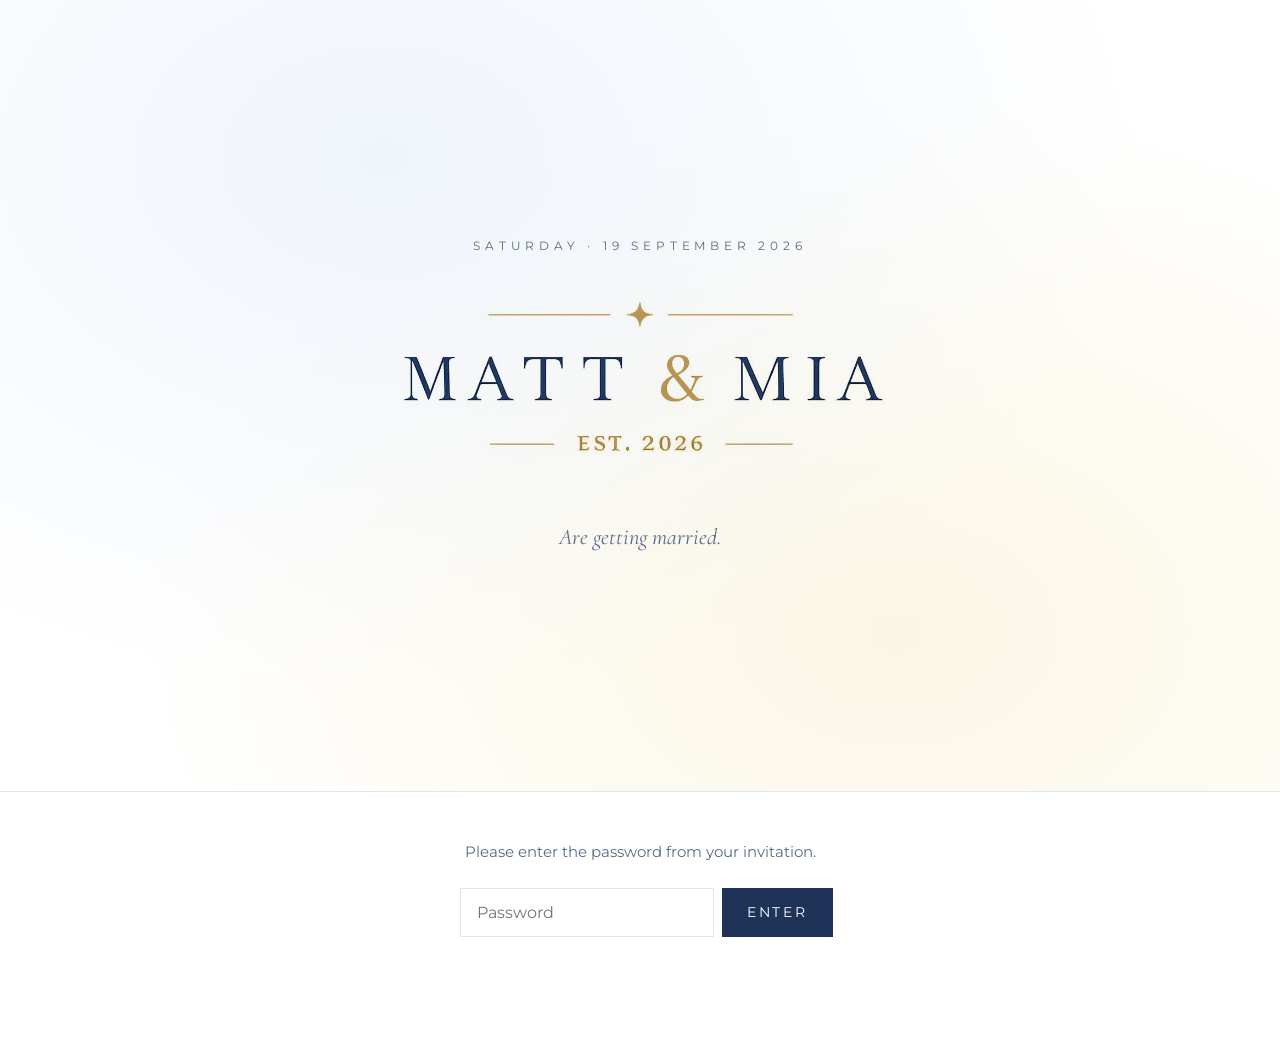
<file: index.html>
<!DOCTYPE html>
<html lang="en">
<head>
    <meta charset="UTF-8" />
    <meta name="viewport" content="width=device-width, initial-scale=1.0" />
    <meta name="robots" content="noindex, nofollow" />
    <title>Matt &amp; Mia</title>
    <link rel="icon" href="/favicon.ico" sizes="any" />
    <link rel="apple-touch-icon" href="/apple-touch-icon.png" />
    <link rel="preconnect" href="https://fonts.googleapis.com" />
    <link rel="preconnect" href="https://fonts.gstatic.com" crossorigin />
    <link href="https://fonts.googleapis.com/css2?family=Cormorant+Garamond:ital,wght@0,300;0,400;0,500;0,600;1,400&family=Montserrat:wght@300;400;500;600&display=swap" rel="stylesheet" />
    <link rel="stylesheet" href="styles.css" />
</head>
<body class="body--gate">

    <header class="hero hero--gate">
        <div class="hero__inner">
            <p class="hero__date">Saturday · 19 September 2026</p>
            <img class="hero__logo" src="logo.png" alt="Matt &amp; Mia — Est. 2026" width="1020" height="380">
            <p class="hero__location">Are getting married.</p>
        </div>
    </header>

    <section class="gate gate--below" aria-label="Password gate">
        <div class="gate__inner">
            <p class="gate__hint">Please enter the password from your invitation.</p>
            <form id="gate-form" class="gate__form" autocomplete="off">
                <label class="visually-hidden" for="gate-input">Password</label>
                <input
                    id="gate-input"
                    name="password"
                    type="password"
                    placeholder="Password"
                    autocapitalize="off"
                    autocorrect="off"
                    spellcheck="false"
                    required
                />
                <button type="submit">Enter</button>
            </form>
            <p id="gate-error" class="gate__error" role="alert" aria-live="polite"></p>
        </div>
    </section>

    <script src="gate.js"></script>
</body>
</html>
</file>
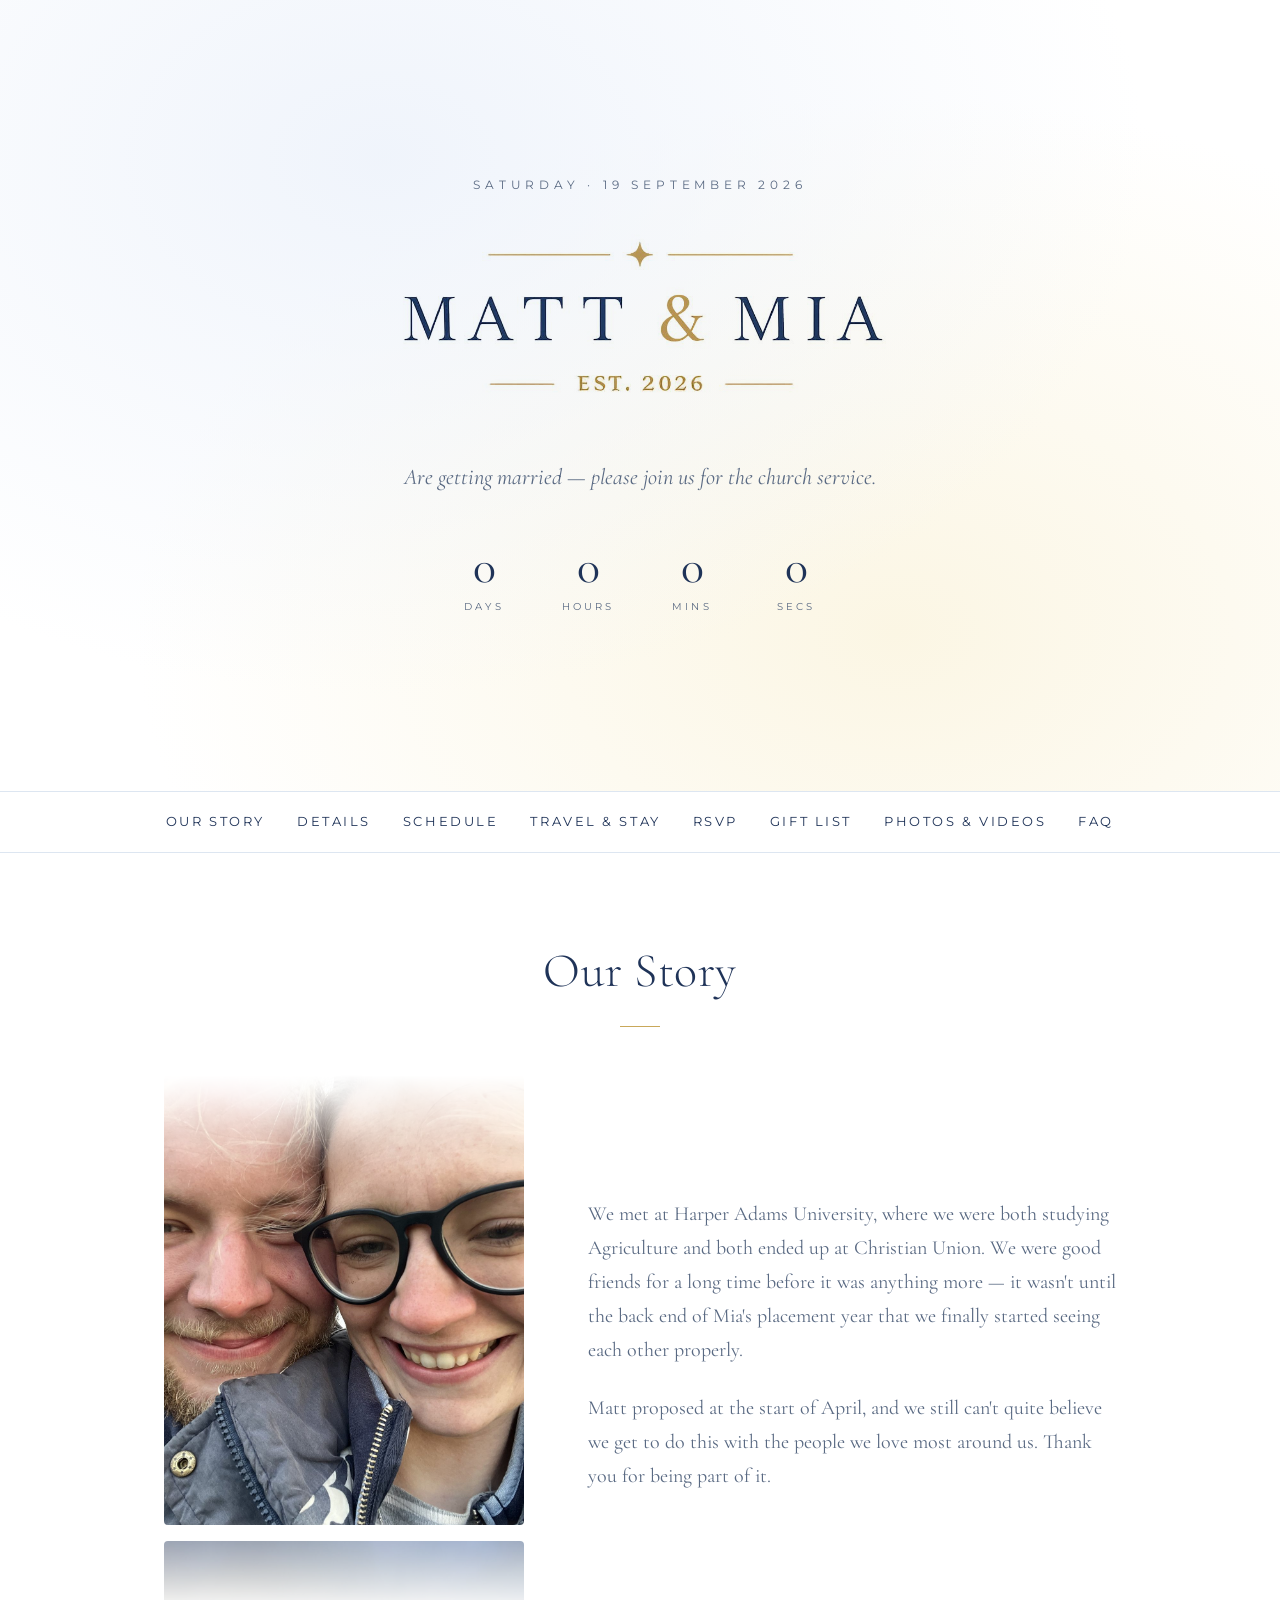
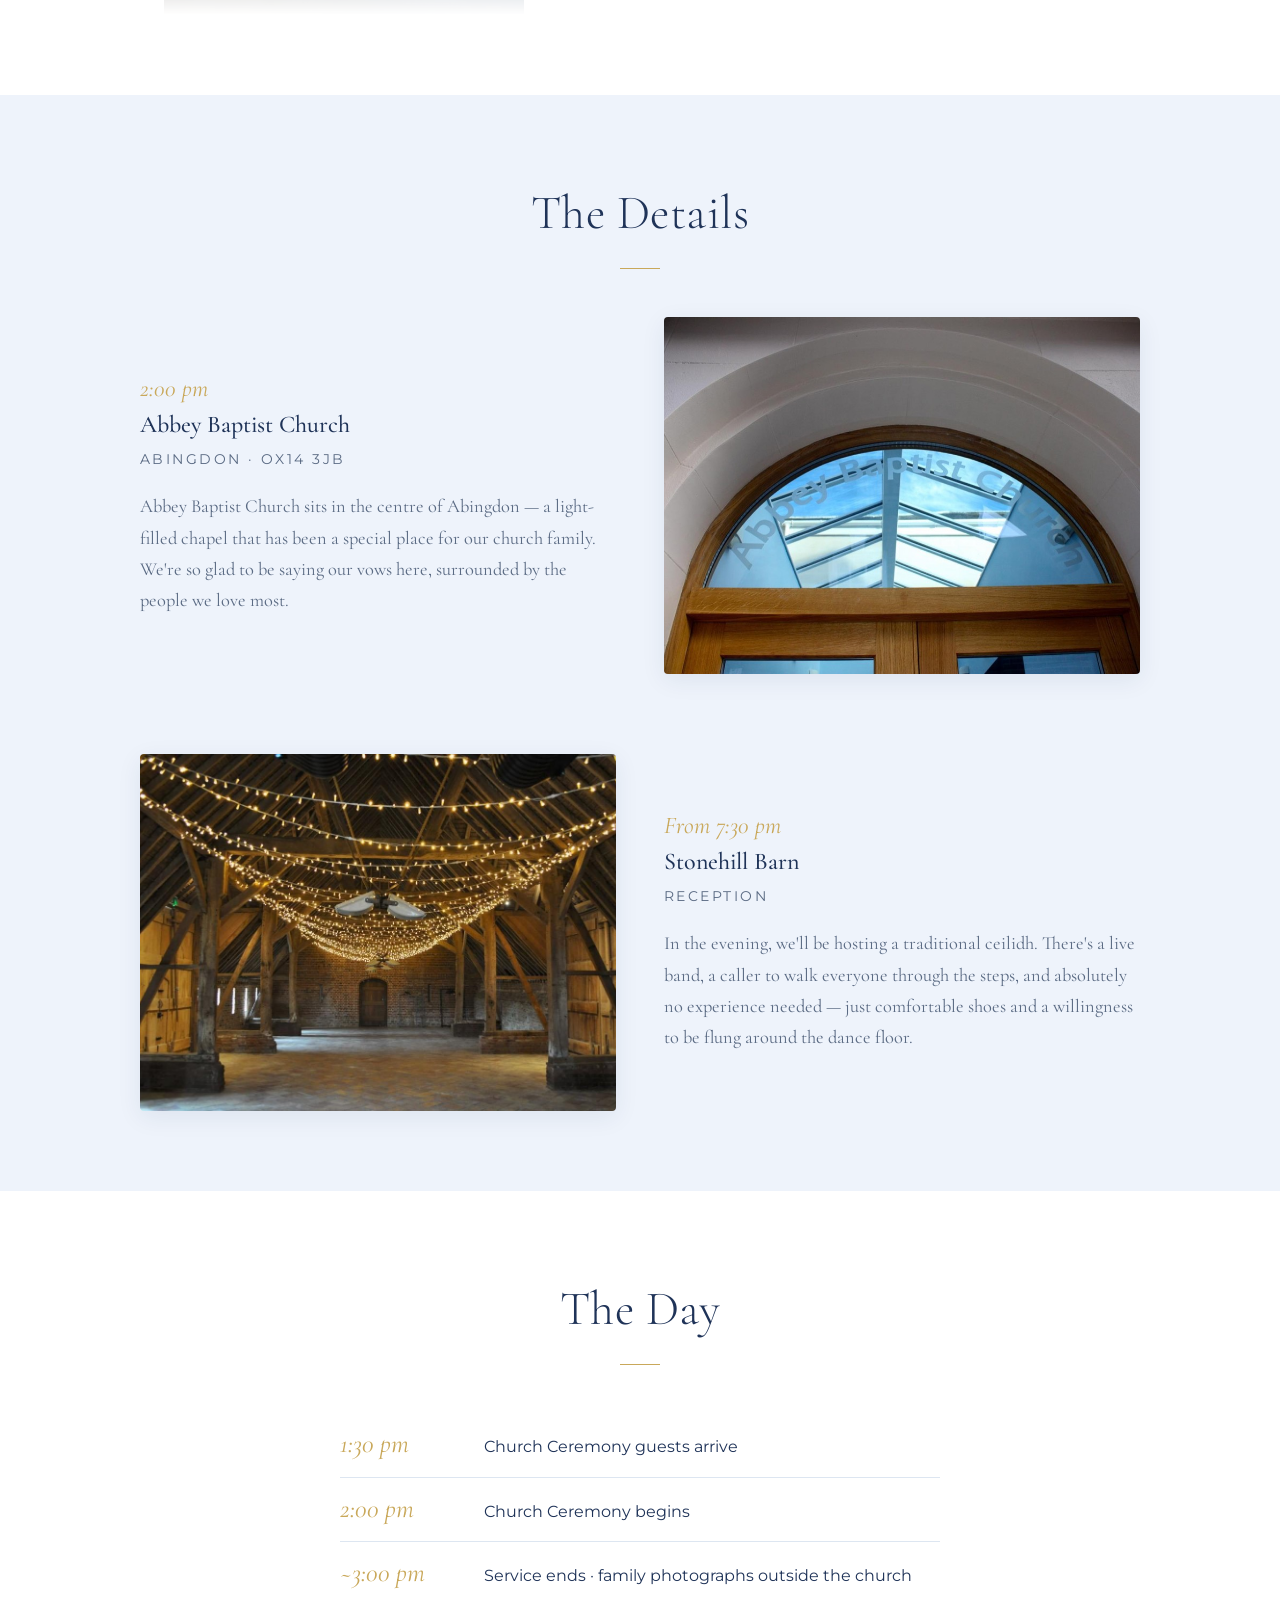
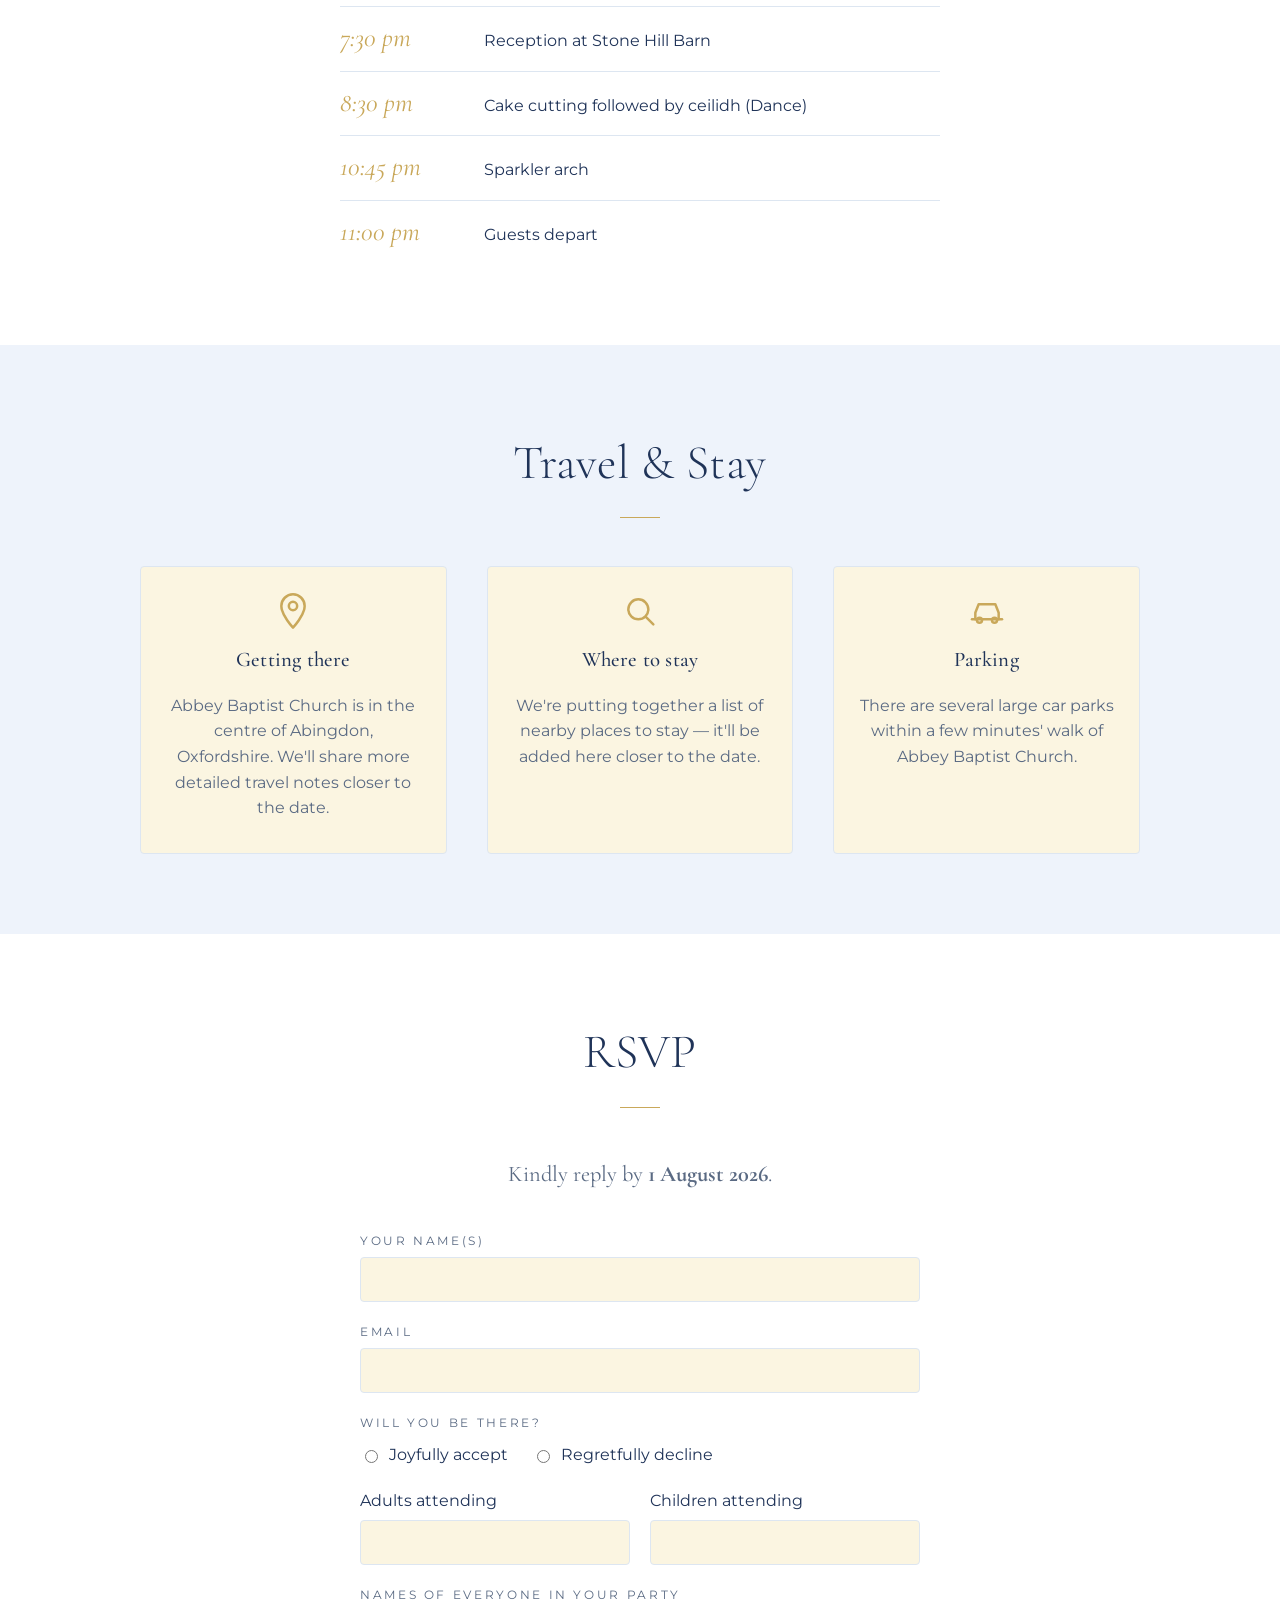
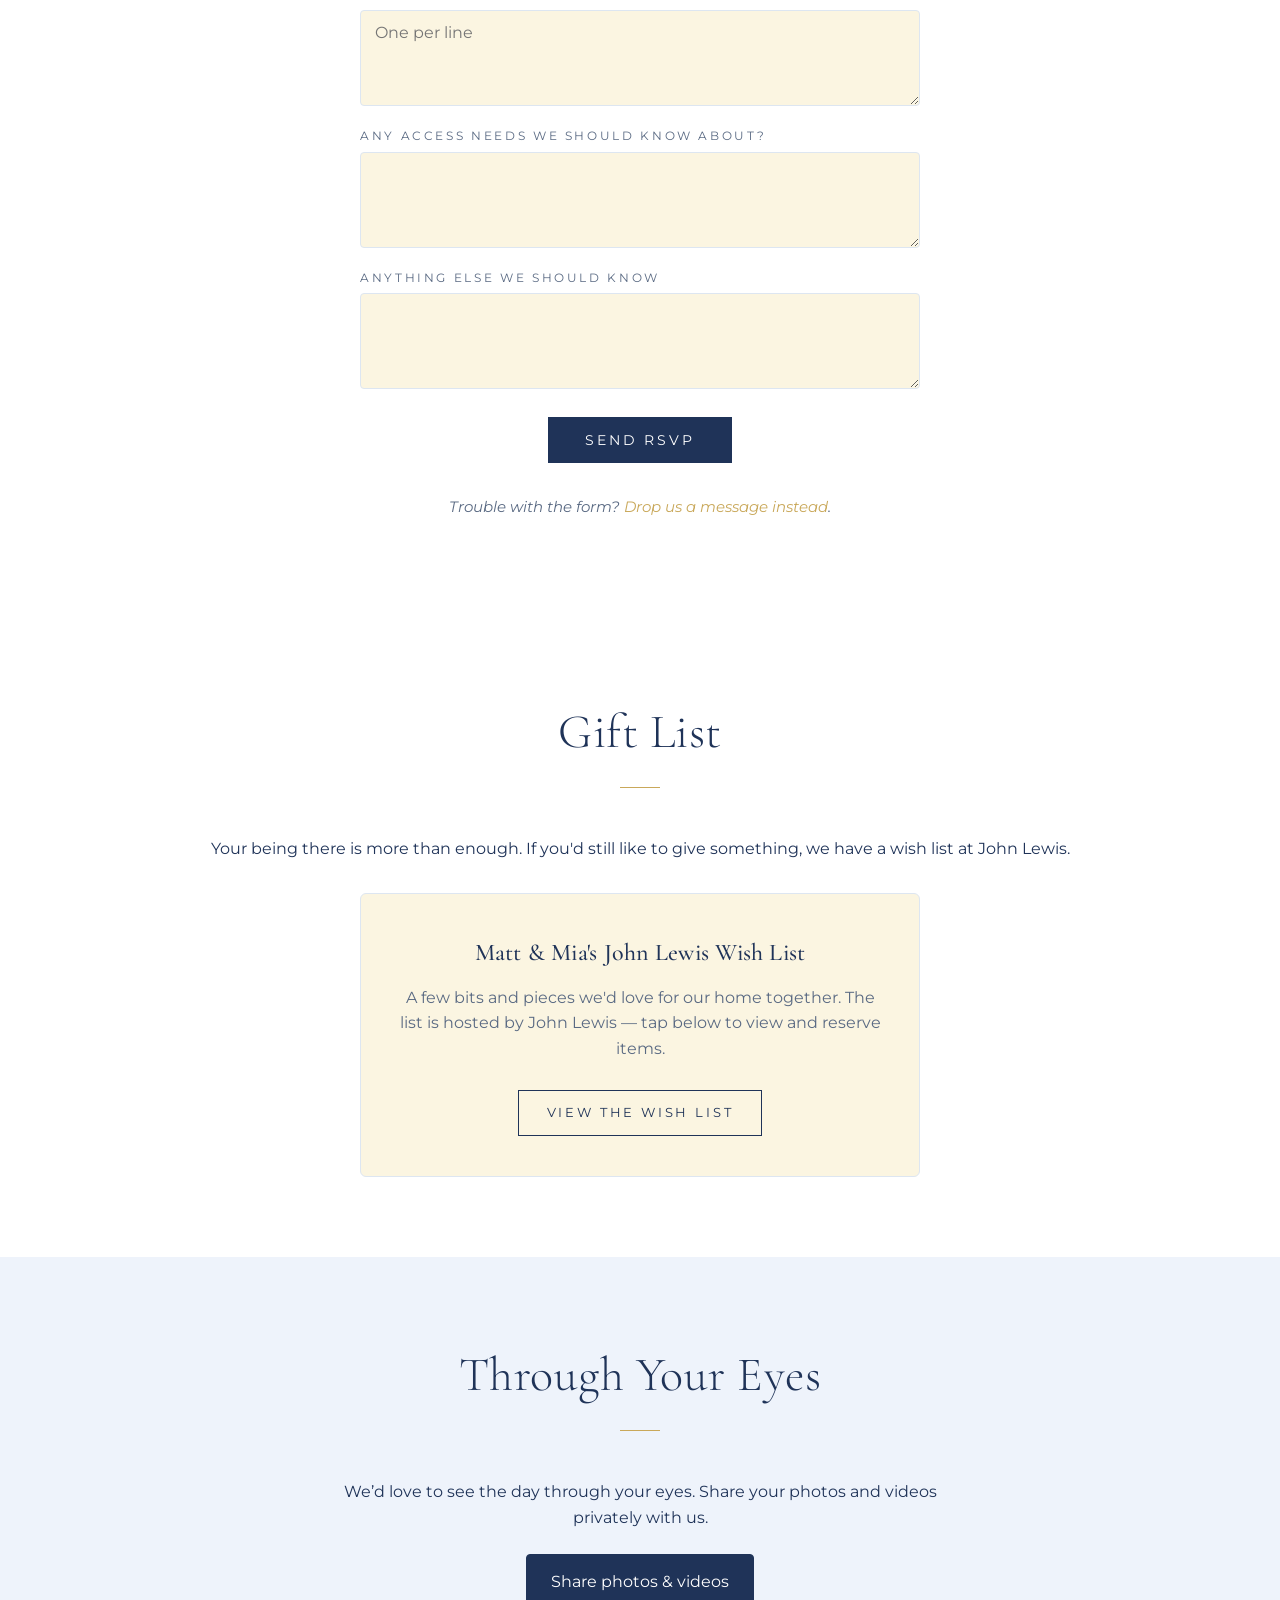
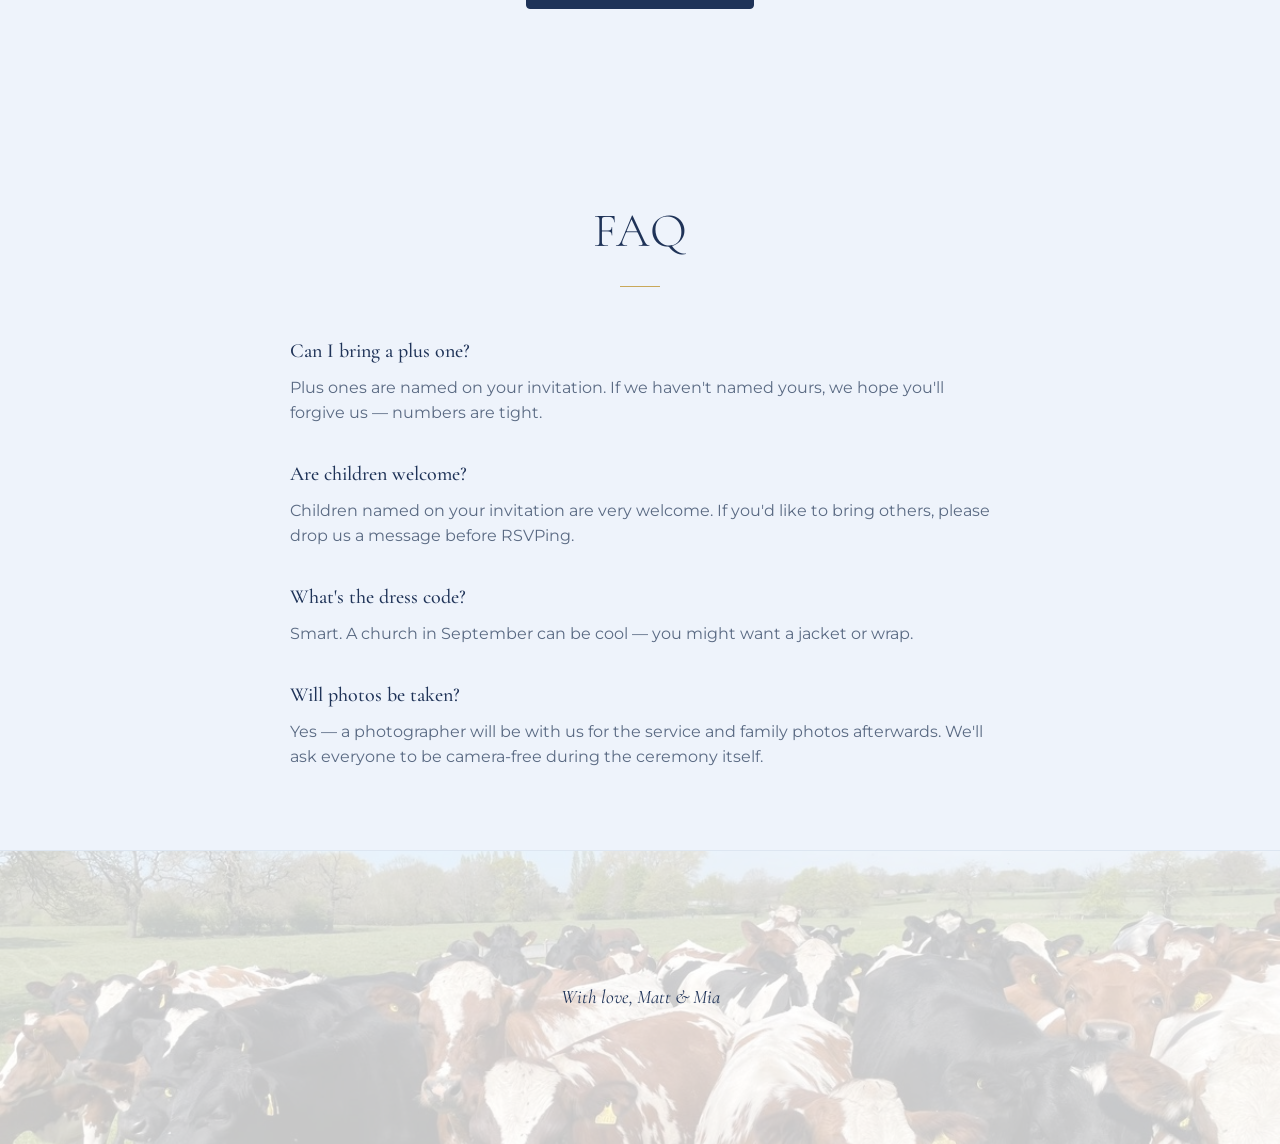
<file: ceremony.html>
<!DOCTYPE html>
<html lang="en">
<head>
    <meta charset="UTF-8" />
    <meta name="viewport" content="width=device-width, initial-scale=1.0" />
    <meta name="robots" content="noindex, nofollow" />
    <title>Matt &amp; Mia — The Ceremony</title>
    <link rel="icon" href="/favicon.ico" sizes="any" />
    <link rel="apple-touch-icon" href="/apple-touch-icon.png" />
    <link rel="preconnect" href="https://fonts.googleapis.com" />
    <link rel="preconnect" href="https://fonts.gstatic.com" crossorigin />
    <link href="https://fonts.googleapis.com/css2?family=Cormorant+Garamond:ital,wght@0,300;0,400;0,500;0,600;1,400&family=Montserrat:wght@300;400;500;600&display=swap" rel="stylesheet" />
    <link rel="stylesheet" href="styles.css" />
</head>
<body>

    <header class="hero">
        <div class="hero__inner">
            <p class="hero__date">Saturday · 19 September 2026</p>
            <img class="hero__logo" src="logo.png" alt="Matt &amp; Mia — Est. 2026" width="1020" height="380">
            <p class="hero__location">Are getting married &mdash; please join us for the church service.</p>

            <div class="countdown" id="countdown" data-date="2026-09-19T14:00:00" aria-label="Countdown to the ceremony">
                <div><strong id="cd-days">—</strong><span>days</span></div>
                <div><strong id="cd-hours">—</strong><span>hours</span></div>
                <div><strong id="cd-mins">—</strong><span>mins</span></div>
                <div><strong id="cd-secs">—</strong><span>secs</span></div>
            </div>
        </div>
    </header>

    <nav class="nav">
        <a href="#story">Our Story</a>
        <a href="#details">Details</a>
        <a href="#schedule">Schedule</a>
        <a href="#travel">Travel &amp; Stay</a>
        <a href="#rsvp">RSVP</a>
        <a href="#gift-list">Gift List</a>
        <a href="/photos">Photos &amp; Videos</a>
        <a href="#faq">FAQ</a>
    </nav>

    <section id="story" class="section">
        <h2>Our Story</h2>
        <div class="story-grid">
            <div class="story-marquee" aria-label="Photos of Matt and Mia">
                <div class="story-marquee__track">
                    <img src="story/01.jpg" alt="Matt and Mia" />
                    <img src="story/02.jpg" alt="" loading="lazy" />
                    <img src="story/03.jpg" alt="" loading="lazy" />
                    <img src="story/04.jpg" alt="" loading="lazy" />
                    <img src="story/05.jpg" alt="" loading="lazy" />
                    <img src="story/01.jpg" alt="" aria-hidden="true" loading="lazy" />
                    <img src="story/02.jpg" alt="" aria-hidden="true" loading="lazy" />
                    <img src="story/03.jpg" alt="" aria-hidden="true" loading="lazy" />
                    <img src="story/04.jpg" alt="" aria-hidden="true" loading="lazy" />
                    <img src="story/05.jpg" alt="" aria-hidden="true" loading="lazy" />
                </div>
            </div>
            <div class="story">
                <p>We met at Harper Adams University, where we were both studying Agriculture and both ended up at Christian Union. We were good friends for a long time before it was anything more &mdash; it wasn't until the back end of Mia's placement year that we finally started seeing each other properly.</p>
                <p>Matt proposed at the start of April, and we still can't quite believe we get to do this with the people we love most around us. Thank you for being part of it.</p>
            </div>
        </div>
    </section>

    <section id="details" class="section section--alt">
        <h2>The Details</h2>
        <div class="details-blocks">
            <div class="details-block">
                <div class="details-block__text">
                    <p class="details-block__time">2:00 pm</p>
                    <p class="details-block__venue">Abbey Baptist Church</p>
                    <p class="details-block__address">Abingdon &middot; OX14 3JB</p>
                    <p>Abbey Baptist Church sits in the centre of Abingdon &mdash; a light-filled chapel that has been a special place for our church family. We're so glad to be saying our vows here, surrounded by the people we love most.</p>
                </div>
                <div class="details-block__photo">
                    <img src="story/09.jpg" alt="Abbey Baptist Church" loading="lazy" />
                </div>
            </div>
            <div class="details-block">
                <div class="details-block__text">
                    <p class="details-block__time">From 7:30 pm</p>
                    <p class="details-block__venue">Stonehill Barn</p>
                    <p class="details-block__address">Reception</p>
                    <p>In the evening, we'll be hosting a traditional ceilidh. There's a live band, a caller to walk everyone through the steps, and absolutely no experience needed &mdash; just comfortable shoes and a willingness to be flung around the dance floor.</p>
                </div>
                <div class="details-block__photo">
                    <img src="story/06.jpg" alt="Stonehill Barn interior with string lights" loading="lazy" />
                </div>
            </div>
        </div>
    </section>

    <section id="schedule" class="section">
        <h2>The Day</h2>
        <ol class="schedule">
            <li><span class="schedule__time">1:30 pm</span><span class="schedule__event">Church Ceremony guests arrive</span></li>
            <li><span class="schedule__time">2:00 pm</span><span class="schedule__event">Church Ceremony begins</span></li>
            <li><span class="schedule__time">~3:00 pm</span><span class="schedule__event">Service ends &middot; family photographs outside the church</span></li>
            <li><span class="schedule__time">7:30 pm</span><span class="schedule__event">Reception at Stone Hill Barn</span></li>
            <li><span class="schedule__time">8:30 pm</span><span class="schedule__event">Cake cutting followed by ceilidh (Dance)</span></li>
            <li><span class="schedule__time">10:45 pm</span><span class="schedule__event">Sparkler arch</span></li>
            <li><span class="schedule__time">11:00 pm</span><span class="schedule__event">Guests depart</span></li>
        </ol>
    </section>

    <section id="travel" class="section section--alt">
        <h2>Travel &amp; Stay</h2>
        <div class="travel">
            <article>
                <div class="travel__icon" aria-hidden="true">
                    <svg viewBox="0 0 24 24" fill="none" stroke="currentColor" stroke-width="1.5" stroke-linecap="round" stroke-linejoin="round"><path d="M12 22s7-7.5 7-13a7 7 0 1 0-14 0c0 5.5 7 13 7 13z"/><circle cx="12" cy="9" r="2.5"/></svg>
                </div>
                <h3>Getting there</h3>
                <p>Abbey Baptist Church is in the centre of Abingdon, Oxfordshire. We'll share more detailed travel notes closer to the date.</p>
            </article>
            <article>
                <div class="travel__icon" aria-hidden="true">
                    <svg viewBox="0 0 24 24" fill="none" stroke="currentColor" stroke-width="1.5" stroke-linecap="round" stroke-linejoin="round"><circle cx="11" cy="11" r="6"/><line x1="20" y1="20" x2="15.5" y2="15.5"/></svg>
                </div>
                <h3>Where to stay</h3>
                <p>We're putting together a list of nearby places to stay &mdash; it'll be added here closer to the date.</p>
            </article>
            <article>
                <div class="travel__icon" aria-hidden="true">
                    <svg viewBox="0 0 24 24" fill="none" stroke="currentColor" stroke-width="1.5" stroke-linecap="round" stroke-linejoin="round"><path d="M5 17v-4l2-5h10l2 5v4"/><path d="M3 17h18"/><circle cx="7.5" cy="17.5" r="1.5"/><circle cx="16.5" cy="17.5" r="1.5"/></svg>
                </div>
                <h3>Parking</h3>
                <p>There are several large car parks within a few minutes' walk of Abbey Baptist Church.</p>
            </article>
        </div>
    </section>

    <section id="rsvp" class="section">
        <h2>RSVP</h2>
        <p class="rsvp__lead">Kindly reply by <strong>1 August 2026</strong>.</p>

        <!-- Submissions are relayed via a Cloudflare Pages Function (functions/api/rsvp.js)
             which sends the email through Brevo. -->
        <form class="rsvp-form" action="/api/rsvp" method="POST">
            <input type="hidden" name="_subject" value="Wedding RSVP — ceremony" />
            <input type="text" name="_honey" style="display:none" tabindex="-1" autocomplete="off" />

            <div class="field">
                <label for="rsvp-name">Your name(s)</label>
                <input id="rsvp-name" name="name" type="text" required />
            </div>

            <div class="field">
                <label for="rsvp-email">Email</label>
                <input id="rsvp-email" name="email" type="email" required />
            </div>

            <div class="field">
                <span class="group-label">Will you be there?</span>
                <div class="radio-group">
                    <label><input type="radio" name="attending" value="yes" required /> Joyfully accept</label>
                    <label><input type="radio" name="attending" value="no" /> Regretfully decline</label>
                </div>
            </div>

            <div class="row">
                <div class="field">
                    <label for="rsvp-adults">Adults attending</label>
                    <input id="rsvp-adults" name="adults" type="number" min="0" />
                </div>
                <div class="field">
                    <label for="rsvp-children">Children attending</label>
                    <input id="rsvp-children" name="children" type="number" min="0" />
                </div>
            </div>

            <div class="field">
                <label for="rsvp-party">Names of everyone in your party</label>
                <textarea id="rsvp-party" name="party_names" placeholder="One per line"></textarea>
            </div>

            <div class="field">
                <label for="rsvp-access">Any access needs we should know about?</label>
                <textarea id="rsvp-access" name="access"></textarea>
            </div>

            <div class="field">
                <label for="rsvp-notes">Anything else we should know</label>
                <textarea id="rsvp-notes" name="notes"></textarea>
            </div>

            <button type="submit">Send RSVP</button>
            <p class="rsvp-status" aria-live="polite" hidden></p>
        </form>

        <p class="rsvp__note">Trouble with the form? <a href="mailto:miadallyn24@gmail.com?subject=Wedding%20RSVP">Drop us a message instead</a>.</p>
    </section>

    <section id="gift-list" class="section">
        <h2>Gift List</h2>
        <p>Your being there is more than enough. If you'd still like to give something, we have a wish list at John Lewis.</p>
        <div class="gift-card">
            <h3>Matt &amp; Mia's John Lewis Wish List</h3>
            <p>A few bits and pieces we'd love for our home together. The list is hosted by John Lewis &mdash; tap below to view and reserve items.</p>
            <a href="https://www.johnlewis.com/wish-list/TTJTKRH" class="gift-button" target="_blank" rel="noopener noreferrer">View the wish list</a>
        </div>
    </section>

    <section id="photos" class="section section--alt">
        <h2>Through Your Eyes</h2>
        <p class="upload-lead">We’d love to see the day through your eyes. Share your photos and videos privately with us.</p>
        <p class="upload-lead"><a href="/photos" class="upload-link">Share photos &amp; videos</a></p>
    </section>

    <section id="faq" class="section section--alt">
        <h2>FAQ</h2>
        <dl class="faq">
            <dt>Can I bring a plus one?</dt>
            <dd>Plus ones are named on your invitation. If we haven't named yours, we hope you'll forgive us &mdash; numbers are tight.</dd>

            <dt>Are children welcome?</dt>
            <dd>Children named on your invitation are very welcome. If you'd like to bring others, please drop us a message before RSVPing.</dd>

            <dt>What's the dress code?</dt>
            <dd>Smart. A church in September can be cool &mdash; you might want a jacket or wrap.</dd>

            <dt>Will photos be taken?</dt>
            <dd>Yes &mdash; a photographer will be with us for the service and family photos afterwards. We'll ask everyone to be camera-free during the ceremony itself.</dd>
        </dl>
    </section>

    <footer class="footer">
        <p>With love, Matt &amp; Mia</p>
    </footer>

    <script src="site.js"></script>
</body>
</html>
</file>
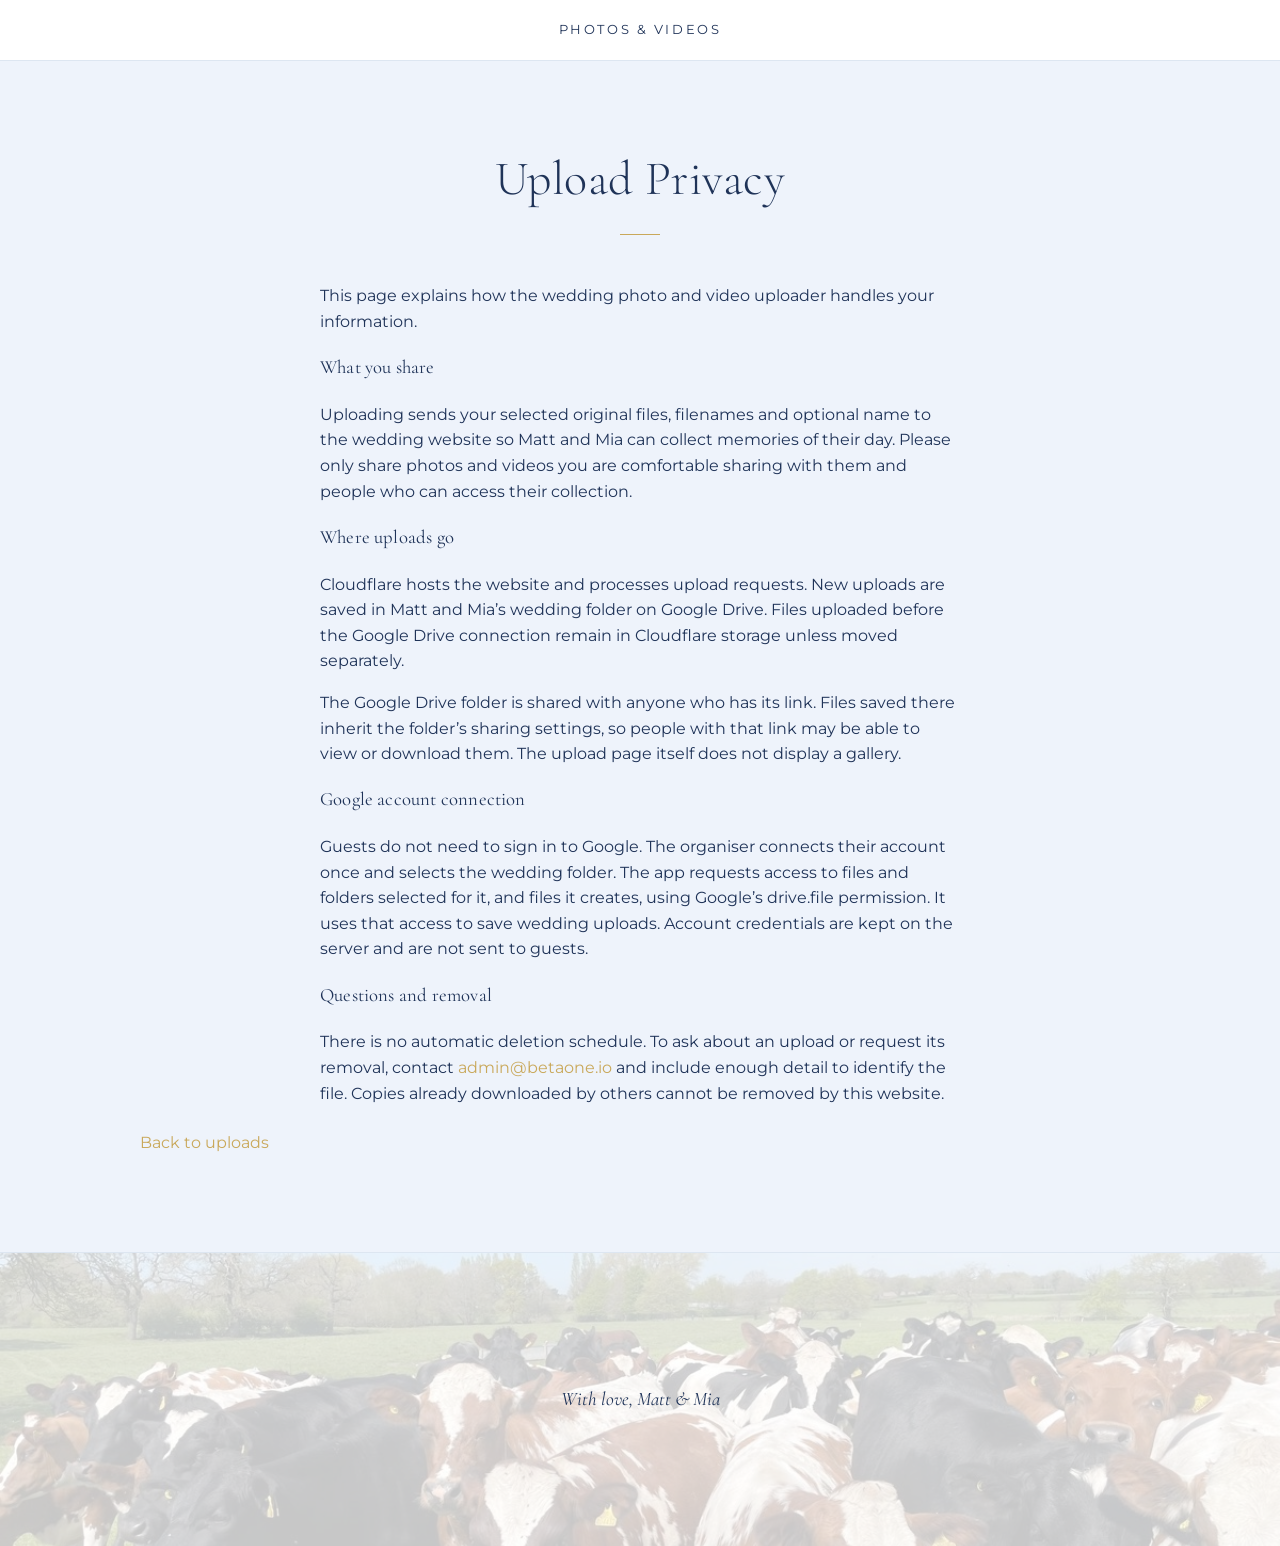
<file: upload-privacy.html>
<!DOCTYPE html>
<html lang="en">
<head>
    <meta charset="UTF-8" />
    <meta name="viewport" content="width=device-width, initial-scale=1.0" />
    <meta name="robots" content="noindex, nofollow" />
    <title>Matt &amp; Mia — Upload Privacy</title>
    <link rel="icon" href="/favicon.ico" sizes="any" />
    <link rel="apple-touch-icon" href="/apple-touch-icon.png" />
    <link rel="preconnect" href="https://fonts.googleapis.com" />
    <link rel="preconnect" href="https://fonts.gstatic.com" crossorigin />
    <link href="https://fonts.googleapis.com/css2?family=Cormorant+Garamond:ital,wght@0,300;0,400;0,500;0,600;1,400&family=Montserrat:wght@300;400;500;600&display=swap" rel="stylesheet" />
    <link rel="stylesheet" href="styles.css" />
</head>
<body>
    <nav class="nav" aria-label="Privacy page navigation"><a href="/photos">Photos &amp; Videos</a></nav>
    <main><section class="section section--alt">
        <h2>Upload Privacy</h2>
        <div class="upload-lead" style="text-align:left">
            <p>This page explains how the wedding photo and video uploader handles your information.</p>
            <h3>What you share</h3>
            <p>Uploading sends your selected original files, filenames and optional name to the wedding website so Matt and Mia can collect memories of their day. Please only share photos and videos you are comfortable sharing with them and people who can access their collection.</p>
            <h3>Where uploads go</h3>
            <p>Cloudflare hosts the website and processes upload requests. New uploads are saved in Matt and Mia’s wedding folder on Google Drive. Files uploaded before the Google Drive connection remain in Cloudflare storage unless moved separately.</p>
            <p>The Google Drive folder is shared with anyone who has its link. Files saved there inherit the folder’s sharing settings, so people with that link may be able to view or download them. The upload page itself does not display a gallery.</p>
            <h3>Google account connection</h3>
            <p>Guests do not need to sign in to Google. The organiser connects their account once and selects the wedding folder. The app requests access to files and folders selected for it, and files it creates, using Google’s drive.file permission. It uses that access to save wedding uploads. Account credentials are kept on the server and are not sent to guests.</p>
            <h3>Questions and removal</h3>
            <p>There is no automatic deletion schedule. To ask about an upload or request its removal, contact <a href="mailto:admin@betaone.io">admin@betaone.io</a> and include enough detail to identify the file. Copies already downloaded by others cannot be removed by this website.</p>
        </div>
        <p><a href="/photos">Back to uploads</a></p>
    </section></main>
    <footer class="footer"><p>With love, Matt &amp; Mia</p></footer>
</body>
</html>
</file>
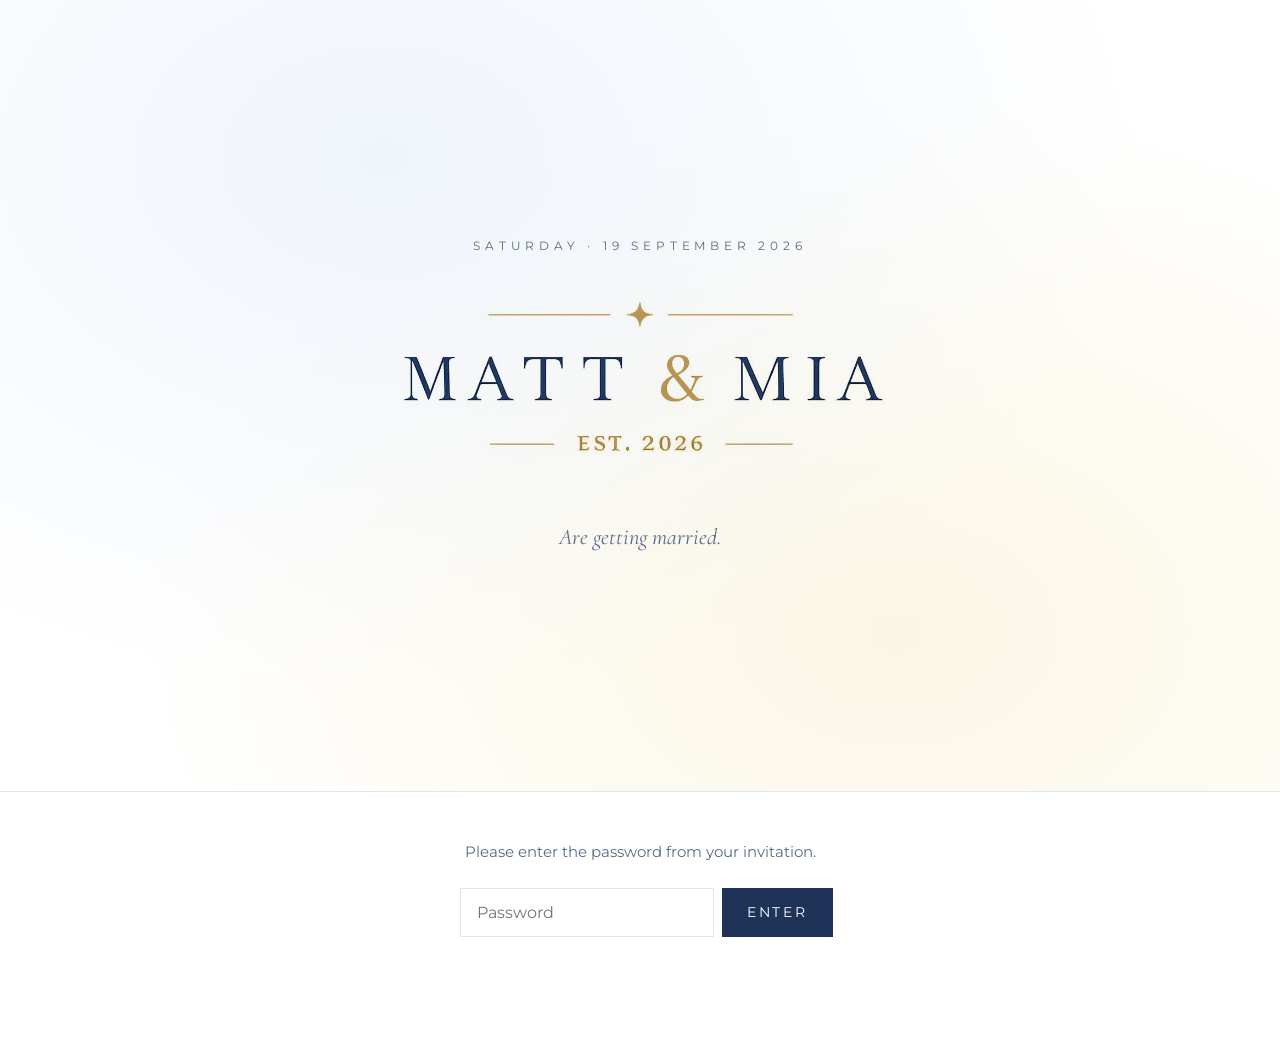
<file: wedding.html>
<!DOCTYPE html>
<html lang="en">
<head>
    <meta charset="UTF-8" />
    <meta name="viewport" content="width=device-width, initial-scale=1.0" />
    <meta name="robots" content="noindex, nofollow" />
    <title>Matt &amp; Mia — The Wedding</title>
    <link rel="icon" href="/favicon.ico" sizes="any" />
    <link rel="apple-touch-icon" href="/apple-touch-icon.png" />
    <link rel="preconnect" href="https://fonts.googleapis.com" />
    <link rel="preconnect" href="https://fonts.gstatic.com" crossorigin />
    <link href="https://fonts.googleapis.com/css2?family=Cormorant+Garamond:ital,wght@0,300;0,400;0,500;0,600;1,400&family=Montserrat:wght@300;400;500;600&display=swap" rel="stylesheet" />
    <link rel="stylesheet" href="styles.css" />
    <script src="guard.js" data-requires="wedding"></script>
</head>
<body>

    <header class="hero">
        <div class="hero__inner">
            <p class="hero__date">Saturday · 19 September 2026</p>
            <img class="hero__logo" src="logo.png" alt="Matt &amp; Mia — Est. 2026" width="1020" height="380">
            <p class="hero__location">Are getting married &mdash; and we'd love you there for all of it.</p>

            <div class="countdown" id="countdown" data-date="2026-09-19T14:00:00" aria-label="Countdown to the wedding">
                <div><strong id="cd-days">—</strong><span>days</span></div>
                <div><strong id="cd-hours">—</strong><span>hours</span></div>
                <div><strong id="cd-mins">—</strong><span>mins</span></div>
                <div><strong id="cd-secs">—</strong><span>secs</span></div>
            </div>
        </div>
    </header>

    <nav class="nav">
        <a href="#story">Our Story</a>
        <a href="#details">Details</a>
        <a href="#schedule">Schedule</a>
        <a href="#travel">Travel &amp; Stay</a>
        <a href="#rsvp">RSVP</a>
        <a href="#gift-list">Gift List</a>
        <a href="/photos">Photos &amp; Videos</a>
        <a href="#faq">FAQ</a>
        <a href="#" data-signout class="nav__signout">Sign out</a>
    </nav>

    <section id="story" class="section">
        <h2>Our Story</h2>
        <div class="story-grid">
            <div class="story-marquee" aria-label="Photos of Matt and Mia">
                <div class="story-marquee__track">
                    <img src="story/01.jpg" alt="Matt and Mia" />
                    <img src="story/02.jpg" alt="" loading="lazy" />
                    <img src="story/03.jpg" alt="" loading="lazy" />
                    <img src="story/04.jpg" alt="" loading="lazy" />
                    <img src="story/05.jpg" alt="" loading="lazy" />
                    <img src="story/01.jpg" alt="" aria-hidden="true" loading="lazy" />
                    <img src="story/02.jpg" alt="" aria-hidden="true" loading="lazy" />
                    <img src="story/03.jpg" alt="" aria-hidden="true" loading="lazy" />
                    <img src="story/04.jpg" alt="" aria-hidden="true" loading="lazy" />
                    <img src="story/05.jpg" alt="" aria-hidden="true" loading="lazy" />
                </div>
            </div>
            <div class="story">
                <p>We met at Harper Adams University, where we were both studying Agriculture and both ended up at Christian Union. We were good friends for a long time before it was anything more &mdash; it wasn't until the back end of Mia's placement year that we finally started seeing each other properly.</p>
                <p>Matt proposed at the start of April, and we still can't quite believe we get to do this with the people we love most around us. Thank you for being part of it.</p>
            </div>
        </div>
    </section>

    <section id="details" class="section section--alt">
        <h2>The Details</h2>
        <!-- TODO: tweak description copy as needed for each section. -->
        <div class="details-blocks">
            <div class="details-block">
                <div class="details-block__text">
                    <p class="details-block__time">2:00 pm</p>
                    <p class="details-block__venue">Abbey Baptist Church</p>
                    <p class="details-block__address">Abingdon &middot; OX14 3JB</p>
                    <p>Abbey Baptist Church sits in the centre of Abingdon &mdash; a light-filled chapel that has been a special place for our church family. We're so glad to be saying our vows here, surrounded by the people we love most.</p>
                </div>
                <div class="details-block__photo">
                    <img src="story/09.jpg" alt="Abbey Baptist Church" loading="lazy" />
                </div>
            </div>
            <div class="details-block">
                <div class="details-block__text">
                    <p class="details-block__time">4:30 pm</p>
                    <p class="details-block__venue">Stonehill Barn</p>
                    <p class="details-block__address">Drayton &middot; OX14 4AA</p>
                    <p>Stonehill Barn is just south of Abingdon in Drayton, on a 17th-century working site that's been thoughtfully converted into a wedding venue. The historic timbers and string lights make it the perfect spot for our reception.</p>
                </div>
                <div class="details-block__photo">
                    <img src="story/08.jpg" alt="Stonehill Barn entrance" loading="lazy" />
                </div>
            </div>
            <div class="details-block">
                <div class="details-block__text">
                    <p class="details-block__time">From 7:00 pm</p>
                    <p class="details-block__venue">Stonehill Barn</p>
                    <p class="details-block__address">Reception</p>
                    <p>In the evening, we'll be hosting a traditional ceilidh. There's a live band, a caller to walk everyone through the steps, and absolutely no experience needed &mdash; just comfortable shoes and a willingness to be flung around the dance floor.</p>
                </div>
                <div class="details-block__photo">
                    <img src="story/06.jpg" alt="Stonehill Barn interior with string lights" loading="lazy" />
                </div>
            </div>
        </div>
    </section>

    <section id="schedule" class="section">
        <h2>The Day</h2>
        <ol class="schedule">
            <li><span class="schedule__time">1:30 pm</span><span class="schedule__event">Church Ceremony guests arrive</span></li>
            <li><span class="schedule__time">2:00 pm</span><span class="schedule__event">Church ceremony</span></li>
            <li><span class="schedule__time">4:30 pm</span><span class="schedule__event">Drinks reception at Stonehill Barn</span></li>
            <li><span class="schedule__time">5:30 pm</span><span class="schedule__event">Wedding breakfast</span></li>
            <li><span class="schedule__time">7:00 pm</span><span class="schedule__event">Speeches</span></li>
            <li><span class="schedule__time">7:30 pm</span><span class="schedule__event">Evening guests arrive</span></li>
            <li><span class="schedule__time">8:30 pm</span><span class="schedule__event">Cake cutting followed by ceilidh (Dance)</span></li>
            <li><span class="schedule__time">10:45 pm</span><span class="schedule__event">Sparkler arch</span></li>
            <li><span class="schedule__time">11:00 pm</span><span class="schedule__event">Guests depart</span></li>
        </ol>
    </section>

    <section id="travel" class="section section--alt">
        <h2>Travel &amp; Stay</h2>
        <div class="travel">
            <article>
                <div class="travel__icon" aria-hidden="true">
                    <svg viewBox="0 0 24 24" fill="none" stroke="currentColor" stroke-width="1.5" stroke-linecap="round" stroke-linejoin="round"><path d="M12 22s7-7.5 7-13a7 7 0 1 0-14 0c0 5.5 7 13 7 13z"/><circle cx="12" cy="9" r="2.5"/></svg>
                </div>
                <h3>Getting there</h3>
                <p>Both venues are in Oxfordshire, a few minutes apart by car. We'll share more detailed travel notes closer to the date.</p>
                <p><strong>Stonehill Barn what3words:</strong> <a href="https://what3words.com/degrading.winters.narrow">degrading.winters.narrow</a></p>
            </article>
            <article>
                <div class="travel__icon" aria-hidden="true">
                    <svg viewBox="0 0 24 24" fill="none" stroke="currentColor" stroke-width="1.5" stroke-linecap="round" stroke-linejoin="round"><circle cx="11" cy="11" r="6"/><line x1="20" y1="20" x2="15.5" y2="15.5"/></svg>
                </div>
                <h3>Where to stay</h3>
                <p>We're putting together a list of nearby places to stay &mdash; it'll be added here closer to the date.</p>
            </article>
            <article>
                <div class="travel__icon" aria-hidden="true">
                    <svg viewBox="0 0 24 24" fill="none" stroke="currentColor" stroke-width="1.5" stroke-linecap="round" stroke-linejoin="round"><path d="M5 17v-4l2-5h10l2 5v4"/><path d="M3 17h18"/><circle cx="7.5" cy="17.5" r="1.5"/><circle cx="16.5" cy="17.5" r="1.5"/></svg>
                </div>
                <h3>Parking</h3>
                <p>There are several large car parks within a few minutes' walk of Abbey Baptist Church.</p>
                <p>Parking at Stonehill Barn is <strong>limited</strong> &mdash; please car-share where you can.</p>
            </article>
        </div>
    </section>

    <section id="rsvp" class="section">
        <h2>RSVP</h2>
        <p class="rsvp__lead">Kindly reply by <strong>1 August 2026</strong>.</p>

        <!-- Submissions are relayed via a Cloudflare Pages Function (functions/api/rsvp.js)
             which sends the email through Brevo. -->
        <form class="rsvp-form" action="/api/rsvp" method="POST">
            <input type="hidden" name="_subject" value="Wedding RSVP — full day" />
            <input type="text" name="_honey" style="display:none" tabindex="-1" autocomplete="off" />

            <div class="field">
                <label for="rsvp-name">Your name(s)</label>
                <input id="rsvp-name" name="name" type="text" required />
            </div>

            <div class="field">
                <label for="rsvp-email">Email</label>
                <input id="rsvp-email" name="email" type="email" required />
            </div>

            <div class="field">
                <span class="group-label">Will you be there?</span>
                <div class="radio-group">
                    <label><input type="radio" name="attending" value="yes" required /> Joyfully accept</label>
                    <label><input type="radio" name="attending" value="no" /> Regretfully decline</label>
                </div>
            </div>

            <div class="row">
                <div class="field">
                    <label for="rsvp-adults">Adults attending</label>
                    <input id="rsvp-adults" name="adults" type="number" min="0" />
                </div>
                <div class="field">
                    <label for="rsvp-children">Children attending</label>
                    <input id="rsvp-children" name="children" type="number" min="0" />
                </div>
            </div>

            <div class="field">
                <label for="rsvp-party">Names of everyone in your party</label>
                <textarea id="rsvp-party" name="party_names" placeholder="One per line"></textarea>
            </div>

            <div class="field">
                <label for="rsvp-diet">Dietary requirements &amp; allergies</label>
                <textarea id="rsvp-diet" name="dietary"></textarea>
            </div>

            <div class="field">
                <label for="rsvp-cars">Cars you'll be bringing (parking is limited at Stonehill Barn)</label>
                <select id="rsvp-cars" name="cars">
                    <option value="0">0 — getting a lift</option>
                    <option value="1">1</option>
                    <option value="2">2</option>
                    <option value="3+">3 or more</option>
                </select>
            </div>

            <div class="field">
                <label for="rsvp-access">Any access needs we should know about?</label>
                <textarea id="rsvp-access" name="access"></textarea>
            </div>

            <div class="field">
                <label for="rsvp-songs">Song requests for the evening</label>
                <input id="rsvp-songs" name="song_requests" type="text" />
            </div>

            <div class="field">
                <label for="rsvp-notes">Anything else we should know</label>
                <textarea id="rsvp-notes" name="notes"></textarea>
            </div>

            <button type="submit">Send RSVP</button>
            <p class="rsvp-status" aria-live="polite" hidden></p>
        </form>

        <p class="rsvp__note">Trouble with the form? <a href="mailto:miadallyn24@gmail.com?subject=Wedding%20RSVP">Drop us a message instead</a>.</p>
    </section>

    <section id="gift-list" class="section">
        <h2>Gift List</h2>
        <p>Your being there is more than enough. If you'd still like to give something, we have a wish list at John Lewis.</p>
        <div class="gift-card">
            <h3>Matt &amp; Mia's John Lewis Wish List</h3>
            <p>A few bits and pieces we'd love for our home together. The list is hosted by John Lewis &mdash; tap below to view and reserve items.</p>
            <a href="https://www.johnlewis.com/wish-list/TTJTKRH" class="gift-button" target="_blank" rel="noopener noreferrer">View the wish list</a>
        </div>
    </section>

    <section id="photos" class="section section--alt">
        <h2>Through Your Eyes</h2>
        <p class="upload-lead">We’d love to see the day through your eyes. Share your photos and videos privately with us.</p>
        <p class="upload-lead"><a href="/photos" class="upload-link">Share photos &amp; videos</a></p>
    </section>

    <section id="faq" class="section section--alt">
        <h2>FAQ</h2>
        <dl class="faq">
            <dt>What's a ceilidh?</dt>
            <dd>A live band and a caller who walks everyone through the steps &mdash; no experience needed, just comfortable shoes and a willingness to be flung around a barn.</dd>

            <dt>Can I bring a plus one?</dt>
            <dd>Plus ones are named on your invitation. If we haven't named yours, we hope you'll forgive us &mdash; numbers are tight.</dd>

            <dt>Are children welcome?</dt>
            <dd>Children named on your invitation are very welcome. If you'd like to bring others, please drop us a message before RSVPing.</dd>

            <dt>What's the dress code?</dt>
            <dd>Smart, but pick something you can dance in &mdash; the ceilidh isn't kind to anything too tight or too tall.</dd>
        </dl>
    </section>

    <footer class="footer">
        <p>With love, Matt &amp; Mia</p>
        <p><a href="#" data-signout>Sign out</a></p>
    </footer>

    <script src="site.js"></script>
</body>
</html>
</file>
<file: styles.css>
/* Matt & Mia wedding site */
:root {
    --bg:          #ffffff;
    --bg-alt:      #eef3fb;     /* pale blue */
    --bg-warm:     #fbf5e1;     /* pale yellow */
    --ink:         #1f3358;     /* deep navy (matches logo) */
    --ink-soft:    #5a6a83;
    --accent:      #c9a85a;     /* gold (matches logo) */
    --accent-soft: #f0e3b0;     /* pastel yellow */
    --rule:        #dde6f1;     /* pale blue line */
    --serif:       "Cormorant Garamond", "Times New Roman", serif;
    --sans:        "Montserrat", system-ui, -apple-system, sans-serif;
}

* { box-sizing: border-box; }

html, body { margin: 0; padding: 0; }

body {
    font-family: var(--sans);
    background: var(--bg);
    color: var(--ink);
    font-size: 16px;
    line-height: 1.6;
    -webkit-font-smoothing: antialiased;
    cursor: url('cursor.png') 0 0, auto;
}

a, button, [role="button"], label, input[type="submit"] {
    cursor: url('cursor.png') 0 0, pointer;
}

a { color: var(--accent); text-decoration: none; }
a:hover { text-decoration: underline; }

h1, h2, h3 { font-family: var(--serif); font-weight: 400; letter-spacing: 0.01em; color: var(--ink); }

.visually-hidden {
    position: absolute !important;
    width: 1px; height: 1px;
    padding: 0; margin: -1px;
    overflow: hidden; clip: rect(0,0,0,0);
    white-space: nowrap; border: 0;
}

/* ───── Gate ───── */

.body--gate {
    min-height: 100vh;
    display: flex;
    flex-direction: column;
}

.gate {
    flex: 1;
    display: flex;
    align-items: center;
    justify-content: center;
    padding: 2rem;
    background:
        radial-gradient(ellipse at 30% 20%, rgba(238, 243, 251, 0.9), transparent 60%),
        radial-gradient(ellipse at 70% 80%, rgba(251, 245, 225, 0.9), transparent 60%),
        var(--bg);
}

/* When the gate sits below a hero on index.html, let the hero breathe and
   keep the password prompt as a comfortable section underneath. */
.hero--gate { min-height: 60vh; padding: 3rem 1.5rem 2rem; }
.hero--gate .hero__location { margin-bottom: 0; }
.gate--below {
    flex: 0 0 auto;
    padding: 3rem 1.5rem 5rem;
    background: var(--bg);
}

.gate__inner {
    width: 100%;
    max-width: 460px;
    text-align: center;
}

.gate__eyebrow {
    font-family: var(--sans);
    text-transform: uppercase;
    letter-spacing: 0.4em;
    font-size: 0.75rem;
    color: var(--ink-soft);
    margin: 0 0 2rem;
}

.gate__monogram {
    font-family: var(--serif);
    font-style: italic;
    font-weight: 300;
    font-size: clamp(4rem, 12vw, 7rem);
    margin: 0 0 1.5rem;
    line-height: 1;
    color: var(--ink);
}

.gate__logo {
    display: block;
    margin: 0 auto 1.5rem;
    width: clamp(220px, 60vw, 360px);
    height: auto;
}

.gate__hint {
    color: var(--ink-soft);
    margin: 0 0 1.5rem;
    font-size: 0.95rem;
}

.gate__form {
    display: flex;
    gap: 0.5rem;
    margin: 0 auto;
    max-width: 360px;
}

.gate__form input {
    flex: 1;
    padding: 0.85rem 1rem;
    border: 1px solid var(--rule);
    background: #fff;
    font-family: var(--sans);
    font-size: 1rem;
    color: var(--ink);
    border-radius: 0;
    outline: none;
    transition: border-color 0.15s;
}
.gate__form input:focus {
    border-color: var(--accent);
}

.gate__form button {
    padding: 0.85rem 1.5rem;
    border: 1px solid var(--ink);
    background: var(--ink);
    color: #fff;
    font-family: var(--sans);
    font-size: 0.85rem;
    text-transform: uppercase;
    letter-spacing: 0.2em;
    cursor: pointer;
    transition: background 0.15s, color 0.15s;
}
.gate__form button:hover {
    background: transparent;
    color: var(--ink);
}

.gate__error {
    min-height: 1.4em;
    margin: 1rem 0 0;
    font-size: 0.9rem;
    color: #a34;
}

/* ───── Hero ───── */

.hero {
    min-height: 88vh;
    display: flex;
    align-items: center;
    justify-content: center;
    text-align: center;
    padding: 4rem 1.5rem;
    background:
        radial-gradient(ellipse at 30% 20%, rgba(238, 243, 251, 0.9), transparent 60%),
        radial-gradient(ellipse at 70% 80%, rgba(251, 245, 225, 0.9), transparent 60%),
        var(--bg);
    border-bottom: 1px solid var(--rule);
}

.hero__inner { max-width: 900px; }

.hero__date {
    font-family: var(--sans);
    text-transform: uppercase;
    letter-spacing: 0.4em;
    font-size: 0.75rem;
    color: var(--ink-soft);
    margin: 0 0 2rem;
}

.hero__logo {
    display: block;
    margin: 0 auto;
    width: clamp(280px, 70vw, 560px);
    height: auto;
    /* artwork has a white background — multiply lets it sit cleanly on the gradient */
    mix-blend-mode: multiply;
}

.hero__title {
    font-family: var(--serif);
    font-weight: 300;
    font-size: clamp(3.5rem, 14vw, 9rem);
    line-height: 1;
    margin: 0;
    display: flex;
    flex-direction: column;
    gap: 0.1em;
    color: var(--ink);
}

.hero__title .hero__amp {
    font-style: italic;
    color: var(--accent);
    font-size: 0.7em;
}

.hero__location {
    font-family: var(--serif);
    font-style: italic;
    font-size: clamp(1.1rem, 2.4vw, 1.4rem);
    color: var(--ink-soft);
    margin: 1.5rem 0 3rem;
}

/* ───── Countdown ───── */

.countdown {
    display: flex;
    justify-content: center;
    gap: clamp(1rem, 4vw, 2.5rem);
    flex-wrap: wrap;
}

.countdown > div {
    display: flex;
    flex-direction: column;
    align-items: center;
    min-width: 64px;
}

.countdown strong {
    font-family: var(--serif);
    font-size: clamp(2rem, 5vw, 3rem);
    font-weight: 400;
    line-height: 1;
    color: var(--ink);
}

.countdown span {
    text-transform: uppercase;
    letter-spacing: 0.3em;
    font-size: 0.65rem;
    color: var(--ink-soft);
    margin-top: 0.5rem;
}

/* ───── Nav ───── */

.nav {
    position: sticky;
    top: 0;
    z-index: 10;
    display: flex;
    justify-content: center;
    flex-wrap: wrap;
    gap: 2rem;
    padding: 1rem 1.5rem;
    background: rgba(255, 255, 255, 0.92);
    backdrop-filter: blur(6px);
    border-bottom: 1px solid var(--rule);
    font-size: 0.8rem;
    text-transform: uppercase;
    letter-spacing: 0.2em;
}

.nav a {
    color: var(--ink);
    padding: 0.25rem 0;
}
.nav a:hover {
    color: var(--accent);
    text-decoration: none;
    border-bottom: 1px solid var(--accent);
}

.nav__signout {
    color: var(--ink-soft) !important;
    font-size: 0.7rem;
}

/* ───── Sections ───── */

.section {
    padding: 5rem 1.5rem;
    max-width: 1000px;
    margin: 0 auto;
}

.section--alt {
    background: var(--bg-alt);
    max-width: none;
    margin: 0;
}

.section--alt > * {
    max-width: 1000px;
    margin-left: auto;
    margin-right: auto;
}

.section h2 {
    font-size: clamp(2rem, 5vw, 3rem);
    text-align: center;
    margin: 0 auto 3rem;
    position: relative;
    font-weight: 300;
    display: block;
    width: 100%;
}

.section h2::after {
    content: "";
    display: block;
    width: 40px;
    height: 1px;
    background: var(--accent);
    margin: 1rem auto 0;
}

/* ───── Story ───── */

.story {
    max-width: 640px;
    margin: 0 auto;
    text-align: center;
    font-family: var(--serif);
    font-size: 1.25rem;
    color: var(--ink-soft);
    line-height: 1.7;
}

.story p + p { margin-top: 1.5rem; }

.story-grid {
    display: grid;
    grid-template-columns: minmax(260px, 360px) 1fr;
    gap: 4rem;
    align-items: center;
    max-width: 960px;
    margin: 0 auto;
}

.story-grid .story {
    max-width: none;
    margin: 0;
    text-align: left;
}

.story-marquee {
    height: 540px;
    overflow: hidden;
    -webkit-mask-image: linear-gradient(to bottom, transparent 0%, #000 18%, #000 82%, transparent 100%);
    mask-image: linear-gradient(to bottom, transparent 0%, #000 18%, #000 82%, transparent 100%);
}

.story-marquee__track {
    display: flex;
    flex-direction: column;
    gap: 1rem;
    animation: story-scroll 60s linear infinite;
    will-change: transform;
}

.story-marquee__track img {
    width: 100%;
    aspect-ratio: 4 / 5;
    object-fit: cover;
    border-radius: 4px;
    flex-shrink: 0;
}

@keyframes story-scroll {
    from { transform: translateY(0); }
    to   { transform: translateY(-50%); }
}

@media (prefers-reduced-motion: reduce) {
    .story-marquee__track { animation: none; }
}

@media (max-width: 720px) {
    .story-grid {
        grid-template-columns: 1fr;
        gap: 2.5rem;
    }
    .story-grid .story { text-align: center; }
    .story-marquee {
        height: 420px;
        max-width: 320px;
        margin: 0 auto;
    }
}

/* ───── Details ───── */

.details {
    display: grid;
    grid-template-columns: repeat(auto-fit, minmax(220px, 1fr));
    gap: 2.5rem;
    text-align: center;
}

.details article {
    padding: 2rem 1rem;
}

.details__photo {
    width: 140px;
    height: 140px;
    border-radius: 50%;
    margin: 0 auto 1.5rem;
    overflow: hidden;
    border: 4px solid #fff;
    box-shadow: 0 6px 24px rgba(31, 51, 88, 0.12);
}

.details__photo img {
    width: 100%;
    height: 100%;
    object-fit: cover;
    display: block;
}

.details h3 {
    font-size: 1.5rem;
    margin: 0 0 1rem;
    font-weight: 500;
}

.details__time {
    font-family: var(--serif);
    font-style: italic;
    color: var(--accent);
    font-size: 1.15rem;
    margin: 0 0 1rem;
}

.details p { margin: 0.25rem 0; }

.details-blocks {
    display: grid;
    gap: 5rem;
}

.details-block {
    display: grid;
    grid-template-columns: 1fr 1fr;
    gap: 3rem;
    align-items: center;
}

.details-block:nth-child(even) > .details-block__text { order: 2; }

.details-block__text {
    text-align: left;
    font-family: var(--serif);
    font-size: 1.15rem;
    line-height: 1.7;
    color: var(--ink-soft);
}

.details-block__text p { margin: 0; }

.details-block__time {
    font-family: var(--serif);
    font-style: italic;
    color: var(--accent);
    font-size: 1.5rem;
    margin: 0 0 0.5rem !important;
    line-height: 1.2;
}

.details-block__venue {
    font-family: var(--serif);
    font-size: 1.5rem;
    color: var(--ink);
    font-weight: 500;
    margin: 0 !important;
    line-height: 1.2;
}

.details-block__address {
    font-family: var(--sans);
    font-size: 0.85rem;
    text-transform: uppercase;
    letter-spacing: 0.18em;
    color: var(--ink-soft);
    margin: 0.5rem 0 1.25rem !important;
}

.details-block__photo img {
    width: 100%;
    aspect-ratio: 4 / 3;
    object-fit: cover;
    border-radius: 4px;
    display: block;
    box-shadow: 0 6px 24px rgba(31, 51, 88, 0.08);
}

@media (max-width: 720px) {
    .details-blocks { gap: 3rem; }
    .details-block {
        grid-template-columns: 1fr;
        gap: 1.25rem;
    }
    .details-block:nth-child(even) > .details-block__text { order: unset; }
    .details-block__text { text-align: center; }
}

/* ───── Schedule ───── */

.schedule {
    list-style: none;
    padding: 0;
    margin: 0 auto;
    max-width: 600px;
}

.schedule li {
    display: flex;
    gap: 1.5rem;
    padding: 1rem 0;
    border-bottom: 1px solid var(--rule);
    align-items: baseline;
}

.schedule li:last-child { border-bottom: 0; }

.schedule__time {
    font-family: var(--serif);
    font-style: italic;
    color: var(--accent);
    flex: 0 0 7.5rem;
    font-size: 1.65rem;
    line-height: 1.2;
}

.schedule__event {
    flex: 1;
    font-size: 1rem;
}

/* ───── Travel ───── */

.travel {
    display: grid;
    grid-template-columns: repeat(auto-fit, minmax(240px, 1fr));
    gap: 2.5rem;
}

.travel article {
    padding: 1.5rem;
    background: var(--bg-warm);
    border: 1px solid var(--rule);
    border-radius: 4px;
    text-align: center;
}

.travel__icon {
    color: var(--accent);
    margin: 0 auto 0.75rem;
    width: 40px;
    height: 40px;
}

.travel__icon svg {
    width: 100%;
    height: 100%;
    display: block;
}

.travel h3 {
    font-size: 1.3rem;
    margin: 0 0 1rem;
    font-weight: 500;
}

.travel p { margin: 0.5rem 0; color: var(--ink-soft); }

/* ───── RSVP ───── */

#rsvp { text-align: center; max-width: 640px; }
.rsvp__lead { font-family: var(--serif); font-size: 1.4rem; color: var(--ink-soft); }
.rsvp__note { font-style: italic; color: var(--ink-soft); margin-top: 2rem; font-size: 0.95rem; }

.rsvp-form {
    max-width: 560px;
    margin: 2.5rem auto 0;
    text-align: left;
    display: grid;
    gap: 1.25rem;
}

.rsvp-form .field { display: grid; gap: 0.4rem; }

.rsvp-form > .field > label,
.rsvp-form .group-label {
    font-family: var(--sans);
    font-size: 0.75rem;
    text-transform: uppercase;
    letter-spacing: 0.22em;
    color: var(--ink-soft);
}

.rsvp-form input[type="text"],
.rsvp-form input[type="email"],
.rsvp-form input[type="number"],
.rsvp-form textarea,
.rsvp-form select {
    width: 100%;
    padding: 0.75rem 0.9rem;
    border: 1px solid var(--rule);
    background: var(--bg-warm);
    font-family: var(--sans);
    font-size: 1rem;
    color: var(--ink);
    border-radius: 4px;
    outline: none;
    transition: border-color 0.15s;
}
.rsvp-form input:focus,
.rsvp-form textarea:focus,
.rsvp-form select:focus { border-color: var(--accent); }

.rsvp-form textarea { min-height: 96px; resize: vertical; }

.rsvp-form .radio-group {
    display: flex; gap: 1.5rem; flex-wrap: wrap;
    padding-top: 0.25rem;
}
.rsvp-form .radio-group label {
    display: inline-flex; align-items: center; gap: 0.5rem;
    text-transform: none; letter-spacing: 0; font-size: 1rem; color: var(--ink);
}

.rsvp-form .row {
    display: grid; grid-template-columns: 1fr 1fr; gap: 1.25rem;
}
@media (max-width: 600px) {
    .rsvp-form .row { grid-template-columns: 1fr; }
}

.rsvp-form button {
    justify-self: center;
    margin-top: 0.5rem;
    padding: 0.85rem 2.25rem;
    border: 1px solid var(--ink);
    background: var(--ink);
    color: #fff;
    font-family: var(--sans);
    font-size: 0.85rem;
    text-transform: uppercase;
    letter-spacing: 0.22em;
    cursor: url('cursor.png') 0 0, pointer;
    transition: background 0.15s, color 0.15s;
}
.rsvp-form button:hover {
    background: transparent;
    color: var(--ink);
}
.rsvp-form button:disabled {
    opacity: 0.6;
    cursor: default;
}

.rsvp-status {
    justify-self: center;
    text-align: center;
    font-family: var(--sans);
    font-size: 0.9rem;
    max-width: 420px;
}
.rsvp-status--sending { color: var(--ink-soft); }
.rsvp-status--success { color: var(--ink); }
.rsvp-status--error   { color: #a4443c; }

/* ───── Gift list ───── */

#gift-list { text-align: center; }
.gift-card {
    margin: 2rem auto 0;
    max-width: 560px;
    padding: 2.5rem 2rem;
    background: var(--bg-warm);
    border: 1px solid var(--rule);
    border-radius: 6px;
}
.gift-card h3 {
    margin: 0 0 0.75rem;
    font-family: var(--serif);
    font-size: 1.5rem;
    font-weight: 500;
}
.gift-card p { color: var(--ink-soft); margin: 0.5rem 0 1.75rem; }
.gift-card .gift-button {
    display: inline-block;
    padding: 0.75rem 1.75rem;
    border: 1px solid var(--ink);
    background: transparent;
    color: var(--ink);
    text-transform: uppercase;
    letter-spacing: 0.22em;
    font-size: 0.8rem;
    transition: background 0.15s, color 0.15s;
}
.gift-card .gift-button:hover {
    background: var(--ink); color: #fff; text-decoration: none;
}

/* ───── FAQ ───── */

.faq { max-width: 700px; margin: 0 auto; }
.faq dt {
    font-family: var(--serif);
    font-size: 1.25rem;
    color: var(--ink);
    margin-top: 2rem;
    font-weight: 500;
}
.faq dt:first-child { margin-top: 0; }
.faq dd {
    margin: 0.5rem 0 0;
    color: var(--ink-soft);
}

/* ───── Footer ───── */

.footer {
    text-align: center;
    padding: 7rem 1.5rem;
    border-top: 1px solid var(--rule);
    font-family: var(--serif);
    font-style: italic;
    color: var(--ink);
    font-size: 1.2rem;
    background-image:
        linear-gradient(rgba(255, 255, 255, 0.78), rgba(255, 255, 255, 0.78)),
        url('footer-photo.jpg');
    background-size: cover;
    background-position: center;
}
.footer a { font-size: 0.75rem; font-style: normal; text-transform: uppercase; letter-spacing: 0.2em; color: var(--accent); }

/* ───── Responsive ───── */

@media (max-width: 600px) {
    .gate__form { flex-direction: column; }
    .nav { gap: 1rem; font-size: 0.7rem; letter-spacing: 0.15em; }
    .nav__signout { margin-left: 0; }
    .section { padding: 3.5rem 1.25rem; }
    .schedule__time { flex: 0 0 6.5rem; font-size: 1.45rem; }
}

/* Guest photo and video uploads */
.upload-lead, .upload-note { max-width: 640px; margin: 0 auto 1.5rem; text-align: center; }
.upload-note { color: var(--ink-soft); font-size: 0.85rem; margin-top: 1.5rem; }
.upload-form fieldset { min-width: 0; border: 0; padding: 0; margin: 0; display: grid; gap: 1.25rem; }
.upload-legend { font-family: var(--serif); font-size: 1.5rem; margin-bottom: 1.25rem; }
.upload-form label { font-size: 0.85rem; color: var(--ink-soft); }
.upload-form small { color: var(--ink-soft); line-height: 1.6; }
.upload-picker { border: 1px dashed var(--accent); border-radius: 6px; background: var(--bg-warm); padding: 1.25rem; }
.upload-picker input { width: 100%; min-width: 0; font: inherit; font-size: 0.9rem; }
.upload-form input[type="password"] { width: 100%; padding: 0.75rem 0.9rem; border: 1px solid var(--rule); border-radius: 4px; background: var(--bg-warm); font: inherit; }
.upload-form :focus-visible { outline: 2px solid var(--accent); outline-offset: 3px; }
.upload-files { list-style: none; margin: 0; padding: 0; display: grid; gap: 1rem; }
.upload-files li { display: grid; gap: 0.4rem; padding-bottom: 1rem; border-bottom: 1px solid var(--rule); overflow-wrap: anywhere; font-size: 0.85rem; }
.upload-files li span + span { color: var(--ink-soft); }
.upload-files progress { width: 100%; accent-color: var(--accent); }
.upload-files progress[hidden] { display: none; }
.upload-link { display: inline-block; padding: 0.85rem 1.5rem; border: 1px solid var(--ink); background: var(--ink); color: white; border-radius: 4px; }
.upload-link:hover { background: transparent; color: var(--ink); text-decoration: none; }
</file>
